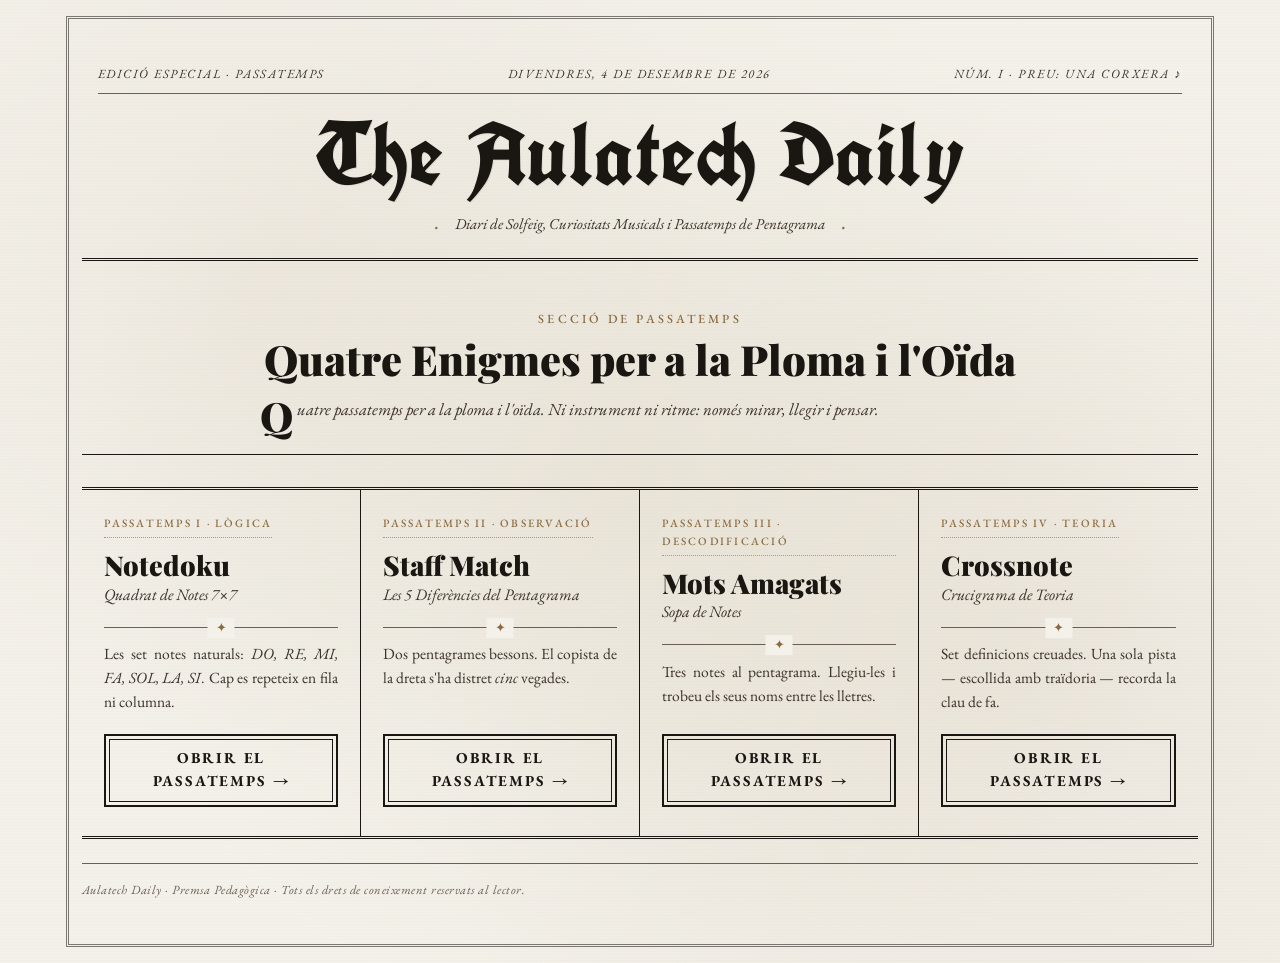
<file: index.html>
<!DOCTYPE html>
<html lang="ca">
<head>
  <meta charset="UTF-8" />
  <meta name="viewport" content="width=device-width, initial-scale=1.0" />
  <title>The Aulatech Daily — Passatemps Musicals</title>
  <link rel="preconnect" href="https://fonts.googleapis.com" />
  <link rel="preconnect" href="https://fonts.gstatic.com" crossorigin />
  <link href="https://fonts.googleapis.com/css2?family=EB+Garamond:ital,wght@0,400;0,500;0,700;1,400&family=Playfair+Display:wght@700;900&family=UnifrakturCook:wght@700&display=swap" rel="stylesheet" />
  <link rel="stylesheet" href="css/newspaper.css" />
</head>
<body>

  <main class="newspaper">

    <header class="masthead">
      <div class="masthead__top">
        <span class="masthead__edition">EDICIÓ ESPECIAL · PASSATEMPS</span>
        <span class="masthead__date" id="masthead-date">Dilluns, 24 de maig de 2026</span>
        <span class="masthead__price">Núm. I · Preu: una corxera ♪</span>
      </div>
      <h1 class="masthead__title">The Aulatech Daily</h1>
      <div class="masthead__rule">
        <span>·</span>
        <em>Diari de Solfeig, Curiositats Musicals i Passatemps de Pentagrama</em>
        <span>·</span>
      </div>
    </header>

    <section class="hero">
      <h2 class="hero__kicker">SECCIÓ DE PASSATEMPS</h2>
      <h3 class="hero__headline">Quatre Enigmes per a la Ploma i l'Oïda</h3>
      <p class="hero__lede">
        Quatre passatemps per a la ploma i l'oïda. Ni instrument ni ritme: només mirar, llegir i pensar.
      </p>
    </section>

    <section class="columns" aria-label="Passatemps disponibles">

      <article class="column" data-game="notedoku">
        <span class="column__tag">PASSATEMPS I · LÒGICA</span>
        <h4 class="column__title">Notedoku</h4>
        <p class="column__subtitle">Quadrat de Notes 7×7</p>
        <div class="column__rule"></div>
        <p class="column__body">
          Les set notes naturals: <em>DO, RE, MI, FA, SOL, LA, SI</em>. Cap es repeteix en fila ni columna.
        </p>
        <a class="column__cta" href="notedoku.html">Obrir el passatemps →</a>
      </article>

      <article class="column" data-game="staff-match">
        <span class="column__tag">PASSATEMPS II · OBSERVACIÓ</span>
        <h4 class="column__title">Staff Match</h4>
        <p class="column__subtitle">Les 5 Diferències del Pentagrama</p>
        <div class="column__rule"></div>
        <p class="column__body">
          Dos pentagrames bessons. El copista de la dreta s'ha distret <em>cinc</em> vegades.
        </p>
        <a class="column__cta" href="staff-match.html">Obrir el passatemps →</a>
      </article>

      <article class="column" data-game="mots-amagats">
        <span class="column__tag">PASSATEMPS III · DESCODIFICACIÓ</span>
        <h4 class="column__title">Mots Amagats</h4>
        <p class="column__subtitle">Sopa de Notes</p>
        <div class="column__rule"></div>
        <p class="column__body">
          Tres notes al pentagrama. Llegiu-les i trobeu els seus noms entre les lletres.
        </p>
        <a class="column__cta" href="mots-amagats.html">Obrir el passatemps →</a>
      </article>

      <article class="column" data-game="crossnote">
        <span class="column__tag">PASSATEMPS IV · TEORIA</span>
        <h4 class="column__title">Crossnote</h4>
        <p class="column__subtitle">Crucigrama de Teoria</p>
        <div class="column__rule"></div>
        <p class="column__body">
          Set definicions creuades. Una sola pista — escollida amb traïdoria — recorda la clau de fa.
        </p>
        <a class="column__cta" href="crossnote.html">Obrir el passatemps →</a>
      </article>

    </section>

    <footer class="newspaper-footer">
      <span>Aulatech Daily · Premsa Pedagògica · Tots els drets de coneixement reservats al lector.</span>
    </footer>

  </main>

  <script src="js/main-front.js?v=2"></script>

</body>
</html>
</file>
<file: css/newspaper.css>
/* ============================================================================
 * NEWSPAPER.CSS — Paleta paper, tipografies serif, layout de portada
 * Estètica: premsa decimonònica · paper envellit · tinta sèpia
 * ============================================================================ */

:root {
  /* Paleta de paper i tinta */
  --paper:          #f4f1ea;
  --paper-dark:     #e8e2d3;
  --paper-shade:    #d9d1bd;
  --ink:            #1a1612;
  --ink-soft:       #3a312a;
  --ink-faded:      #6b5e52;
  --ink-line:       #2a221c;
  --sepia:          #8a6b3f;
  --sepia-soft:     #b89668;
  --red-seal:       #8b1a1a;
  --green-correct:  #2d5a2d;
  --error-glow:     rgba(139, 26, 26, 0.18);

  /* Tipografies */
  --font-headline:  'Playfair Display', 'EB Garamond', Georgia, serif;
  --font-body:      'EB Garamond', Georgia, 'Times New Roman', serif;
  --font-fraktur:   'UnifrakturCook', 'Playfair Display', serif;

  /* Espaiat (escala "modular" tipogràfica) */
  --gutter:     1.5rem;
  --rule-thin:  1px solid var(--ink);
  --rule-thick: 3px double var(--ink);
  --rule-hair:  1px solid var(--ink-faded);
}

/* ── Reset minimalista ─────────────────────────────────────────────────── */
*, *::before, *::after { box-sizing: border-box; }
html, body { margin: 0; padding: 0; }
button { font: inherit; cursor: pointer; }

/* L'atribut HTML `hidden` ha de guanyar sempre, fins i tot quan una regla
 * de classe declara `display: flex/grid/block`. Sense això, els overlays
 * (.victory-modal, .game-landing, .game-stage…) apareixen visibles malgrat
 * el `hidden`. */
[hidden] { display: none !important; }

body {
  font-family: var(--font-body);
  color: var(--ink);
  background: var(--paper);
  /* Textura de paper envellit amb gradients sobreposats */
  background-image:
    radial-gradient(circle at 20% 30%, rgba(139, 107, 63, 0.06) 0%, transparent 40%),
    radial-gradient(circle at 80% 70%, rgba(139, 107, 63, 0.08) 0%, transparent 50%),
    radial-gradient(circle at 50% 50%, rgba(217, 209, 189, 0.3) 0%, transparent 70%),
    repeating-linear-gradient(
      0deg,
      transparent 0px,
      transparent 2px,
      rgba(26, 22, 18, 0.012) 2px,
      rgba(26, 22, 18, 0.012) 3px
    );
  line-height: 1.55;
  min-height: 100vh;
}

/* ── Contenidor principal del diari ────────────────────────────────────── */
.newspaper {
  max-width: 1180px;
  margin: 0 auto;
  padding: 2.5rem 2rem 4rem;
  position: relative;
}

/* Doble vora exterior tipus quadre de premsa */
.newspaper::before {
  content: '';
  position: absolute;
  inset: 1rem;
  border: var(--rule-thick);
  pointer-events: none;
  opacity: 0.55;
}

/* ============================================================================
 * MASTHEAD
 * ============================================================================ */
.masthead {
  text-align: center;
  padding: 1.5rem 1rem 1rem;
  border-bottom: var(--rule-thick);
  margin-bottom: 1.5rem;
}

.masthead__top {
  display: flex;
  justify-content: space-between;
  align-items: center;
  font-size: 0.78rem;
  text-transform: uppercase;
  letter-spacing: 0.12em;
  color: var(--ink-soft);
  border-bottom: var(--rule-hair);
  padding-bottom: 0.6rem;
  margin-bottom: 1rem;
  font-style: italic;
}

.masthead__title {
  font-family: var(--font-fraktur);
  font-size: clamp(3rem, 8vw, 5.5rem);
  font-weight: 700;
  margin: 0;
  letter-spacing: 0.01em;
  line-height: 1;
  color: var(--ink);
  text-shadow: 1px 1px 0 rgba(26, 22, 18, 0.06);
}

.masthead__rule {
  display: flex;
  justify-content: center;
  align-items: center;
  gap: 1rem;
  margin-top: 0.6rem;
  font-style: italic;
  font-size: 0.95rem;
  color: var(--ink-soft);
}

.masthead__rule span {
  font-size: 1.4rem;
  color: var(--sepia);
}

/* ============================================================================
 * HERO (introducció a la secció de passatemps)
 * ============================================================================ */
.hero {
  text-align: center;
  padding: 1.5rem 2rem 2rem;
  border-bottom: var(--rule-thin);
  margin-bottom: 2rem;
}

.hero__kicker {
  font-size: 0.78rem;
  text-transform: uppercase;
  letter-spacing: 0.25em;
  color: var(--sepia);
  margin: 0 0 0.4rem;
  font-weight: 500;
}

.hero__headline {
  font-family: var(--font-headline);
  font-size: clamp(1.8rem, 4vw, 2.6rem);
  font-weight: 900;
  margin: 0 0 0.8rem;
  line-height: 1.15;
  color: var(--ink);
}

.hero__lede {
  max-width: 760px;
  margin: 0 auto;
  font-size: 1.05rem;
  font-style: italic;
  color: var(--ink-soft);
  /* Capçal: la primera lletra com a "drop cap" suau */
  text-align: justify;
  hyphens: auto;
}

.hero__lede::first-letter {
  font-family: var(--font-headline);
  font-size: 2.4em;
  font-weight: 900;
  float: left;
  line-height: 0.85;
  padding: 0.05em 0.1em 0 0;
  color: var(--ink);
  font-style: normal;
}

/* ============================================================================
 * COLUMNES (4 articles · passatemps)
 * ============================================================================ */
.columns {
  display: grid;
  grid-template-columns: repeat(auto-fit, minmax(240px, 1fr));
  gap: 0;
  border-top: var(--rule-thick);
  border-bottom: var(--rule-thick);
}

.column {
  padding: 1.6rem 1.4rem 1.8rem;
  border-right: var(--rule-thin);
  display: flex;
  flex-direction: column;
  position: relative;
  transition: background 0.25s ease;
}

.column:last-child { border-right: none; }

.column:hover {
  background: rgba(139, 107, 63, 0.05);
}

.column__tag {
  font-size: 0.7rem;
  text-transform: uppercase;
  letter-spacing: 0.2em;
  color: var(--sepia);
  font-weight: 500;
  border-bottom: 1px dotted var(--sepia-soft);
  padding-bottom: 0.3rem;
  margin-bottom: 0.8rem;
  display: inline-block;
  align-self: flex-start;
}

.column__title {
  font-family: var(--font-headline);
  font-size: 1.7rem;
  font-weight: 900;
  margin: 0 0 0.2rem;
  line-height: 1.05;
  color: var(--ink);
}

.column__subtitle {
  font-style: italic;
  font-size: 1rem;
  color: var(--ink-soft);
  margin: 0 0 0.8rem;
}

.column__rule {
  height: 0;
  border-top: var(--rule-hair);
  margin: 0.4rem 0 0.9rem;
  position: relative;
}

.column__rule::after {
  content: '✦';
  position: absolute;
  top: 50%;
  left: 50%;
  transform: translate(-50%, -50%);
  background: var(--paper);
  padding: 0 0.5rem;
  font-size: 0.8rem;
  color: var(--sepia);
}

.column__body {
  font-size: 0.97rem;
  line-height: 1.55;
  color: var(--ink-soft);
  text-align: justify;
  hyphens: auto;
  margin: 0 0 1.2rem;
  flex: 1;
}

.column__cta {
  background: transparent;
  border: 2px solid var(--ink);
  color: var(--ink);
  font-family: var(--font-body);
  font-size: 0.95rem;
  font-weight: 700;
  padding: 0.7rem 1rem;
  text-transform: uppercase;
  letter-spacing: 0.12em;
  transition: all 0.2s ease;
  align-self: stretch;
  position: relative;
  display: block;
  text-align: center;
  text-decoration: none;
  cursor: pointer;
}

.column__cta::before {
  content: '';
  position: absolute;
  inset: 3px;
  border: 1px solid var(--ink);
  pointer-events: none;
  transition: inset 0.2s ease;
}

.column__cta:hover {
  background: var(--ink);
  color: var(--paper);
}

.column__cta:hover::before {
  border-color: var(--paper);
  inset: 5px;
}

/* ── Segell "Completat ✓" sobre articles ja guanyats ───────────────────── */
.column.is-completed {
  background: rgba(45, 90, 45, 0.05);
}

.column__seal {
  position: absolute;
  top: 0.8rem;
  right: 0.8rem;
  width: 38px;
  height: 38px;
  display: flex;
  align-items: center;
  justify-content: center;
  font-family: var(--font-headline);
  font-size: 1.4rem;
  font-weight: 900;
  color: var(--green-correct);
  background: var(--paper);
  border: 2px solid var(--green-correct);
  border-radius: 50%;
  box-shadow:
    0 2px 6px rgba(45, 90, 45, 0.25),
    inset 0 0 0 1px rgba(45, 90, 45, 0.15);
  transform: rotate(-12deg);
  z-index: 2;
  animation: sealStamp 0.45s cubic-bezier(0.175, 0.885, 0.32, 1.275);
}

@keyframes sealStamp {
  0% { opacity: 0; transform: rotate(-12deg) scale(2.2); }
  60% { opacity: 1; transform: rotate(-12deg) scale(0.92); }
  100% { opacity: 1; transform: rotate(-12deg) scale(1); }
}

/* ============================================================================
 * FOOTER del diari
 * ============================================================================ */
.newspaper-footer {
  display: flex;
  justify-content: space-between;
  align-items: center;
  margin-top: 1.5rem;
  padding-top: 1rem;
  border-top: var(--rule-hair);
  font-size: 0.78rem;
  font-style: italic;
  color: var(--ink-faded);
  letter-spacing: 0.04em;
  flex-wrap: wrap;
  gap: 1rem;
}

.newspaper-footer__hint em {
  color: var(--ink-soft);
}

/* ── Responsiu ─────────────────────────────────────────────────────────── */
@media (max-width: 720px) {
  .newspaper { padding: 1.5rem 1rem 3rem; }
  .newspaper::before { inset: 0.5rem; }
  .masthead__top { flex-direction: column; gap: 0.4rem; text-align: center; }
  .columns { grid-template-columns: 1fr; }
  .column { border-right: none; border-bottom: var(--rule-thin); }
  .column:last-child { border-bottom: none; }
}


/* ── DUA: respecta prefers-reduced-motion (afegit per auditoria d'accessibilitat) ── */
@media (prefers-reduced-motion: reduce) {
  *, *::before, *::after {
    animation-duration: 0.001ms !important;
    animation-iteration-count: 1 !important;
    transition-duration: 0.001ms !important;
    scroll-behavior: auto !important;
  }
}
</file>
